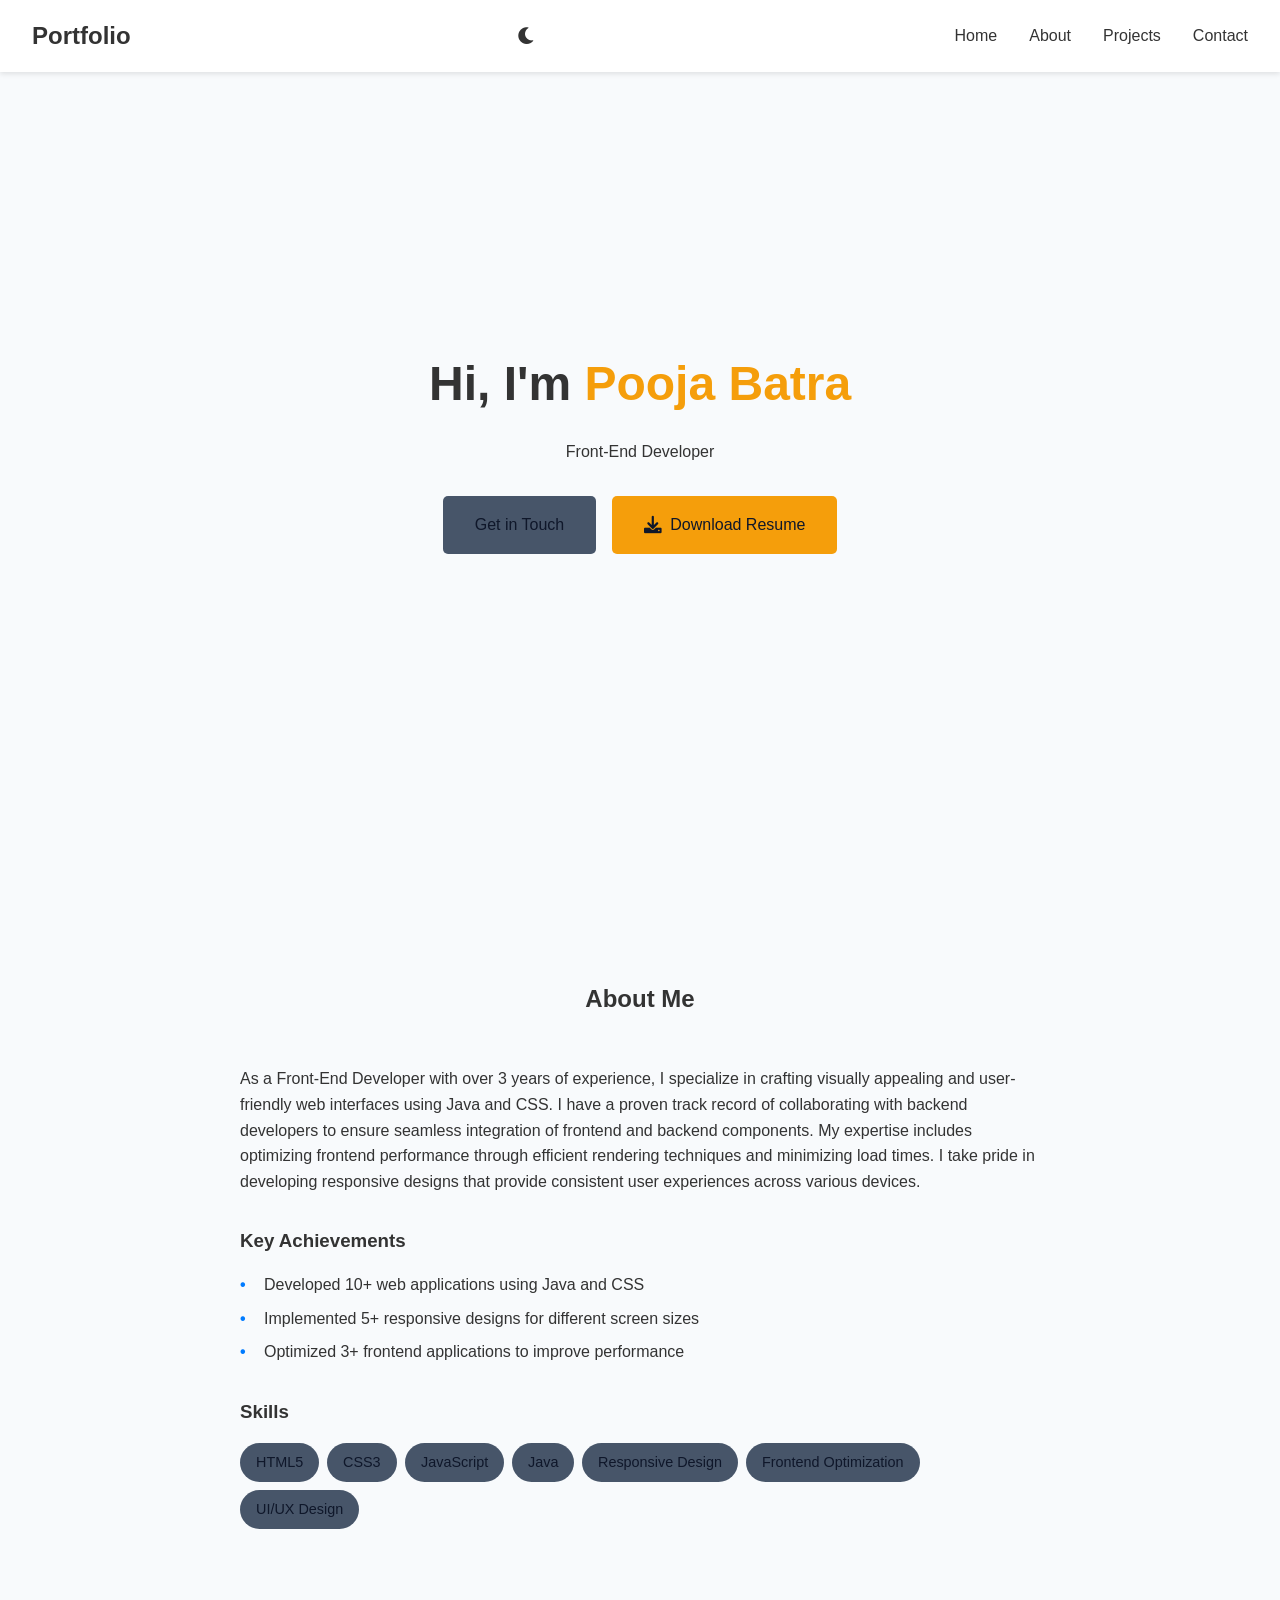
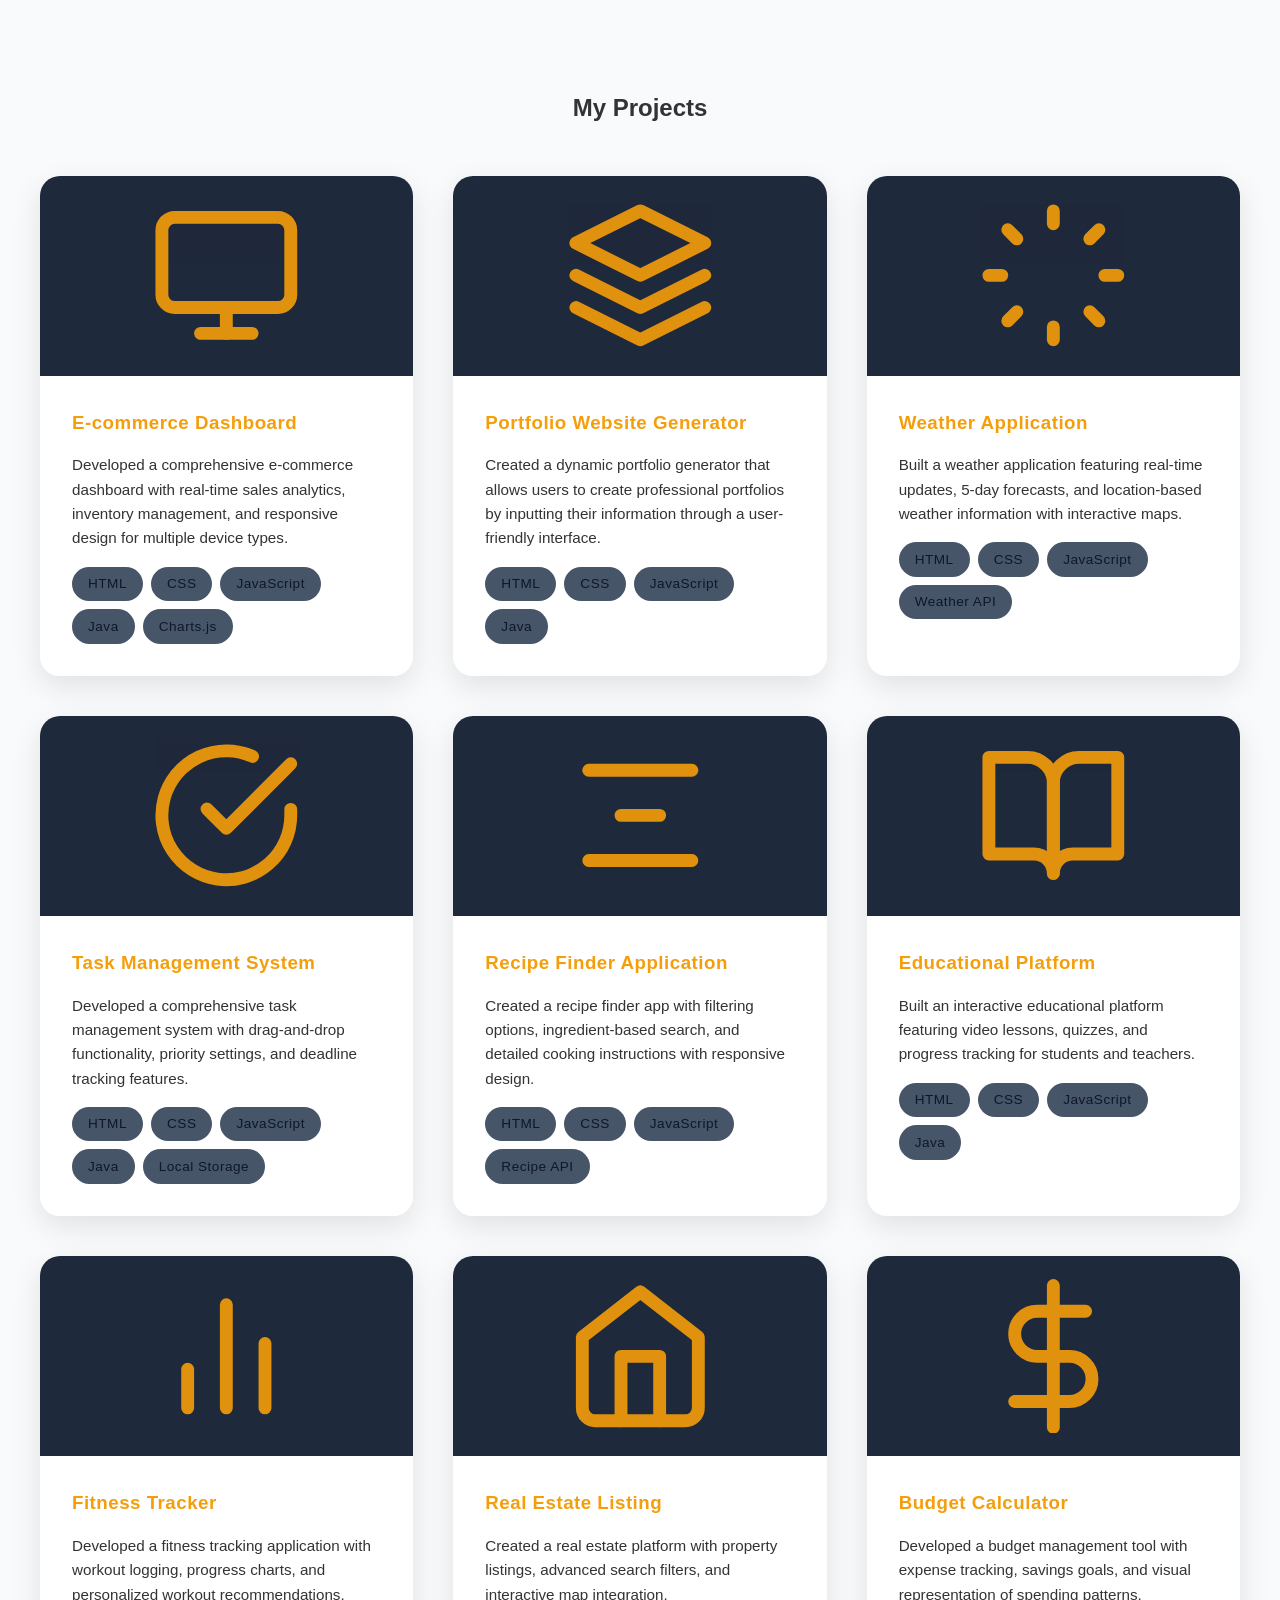
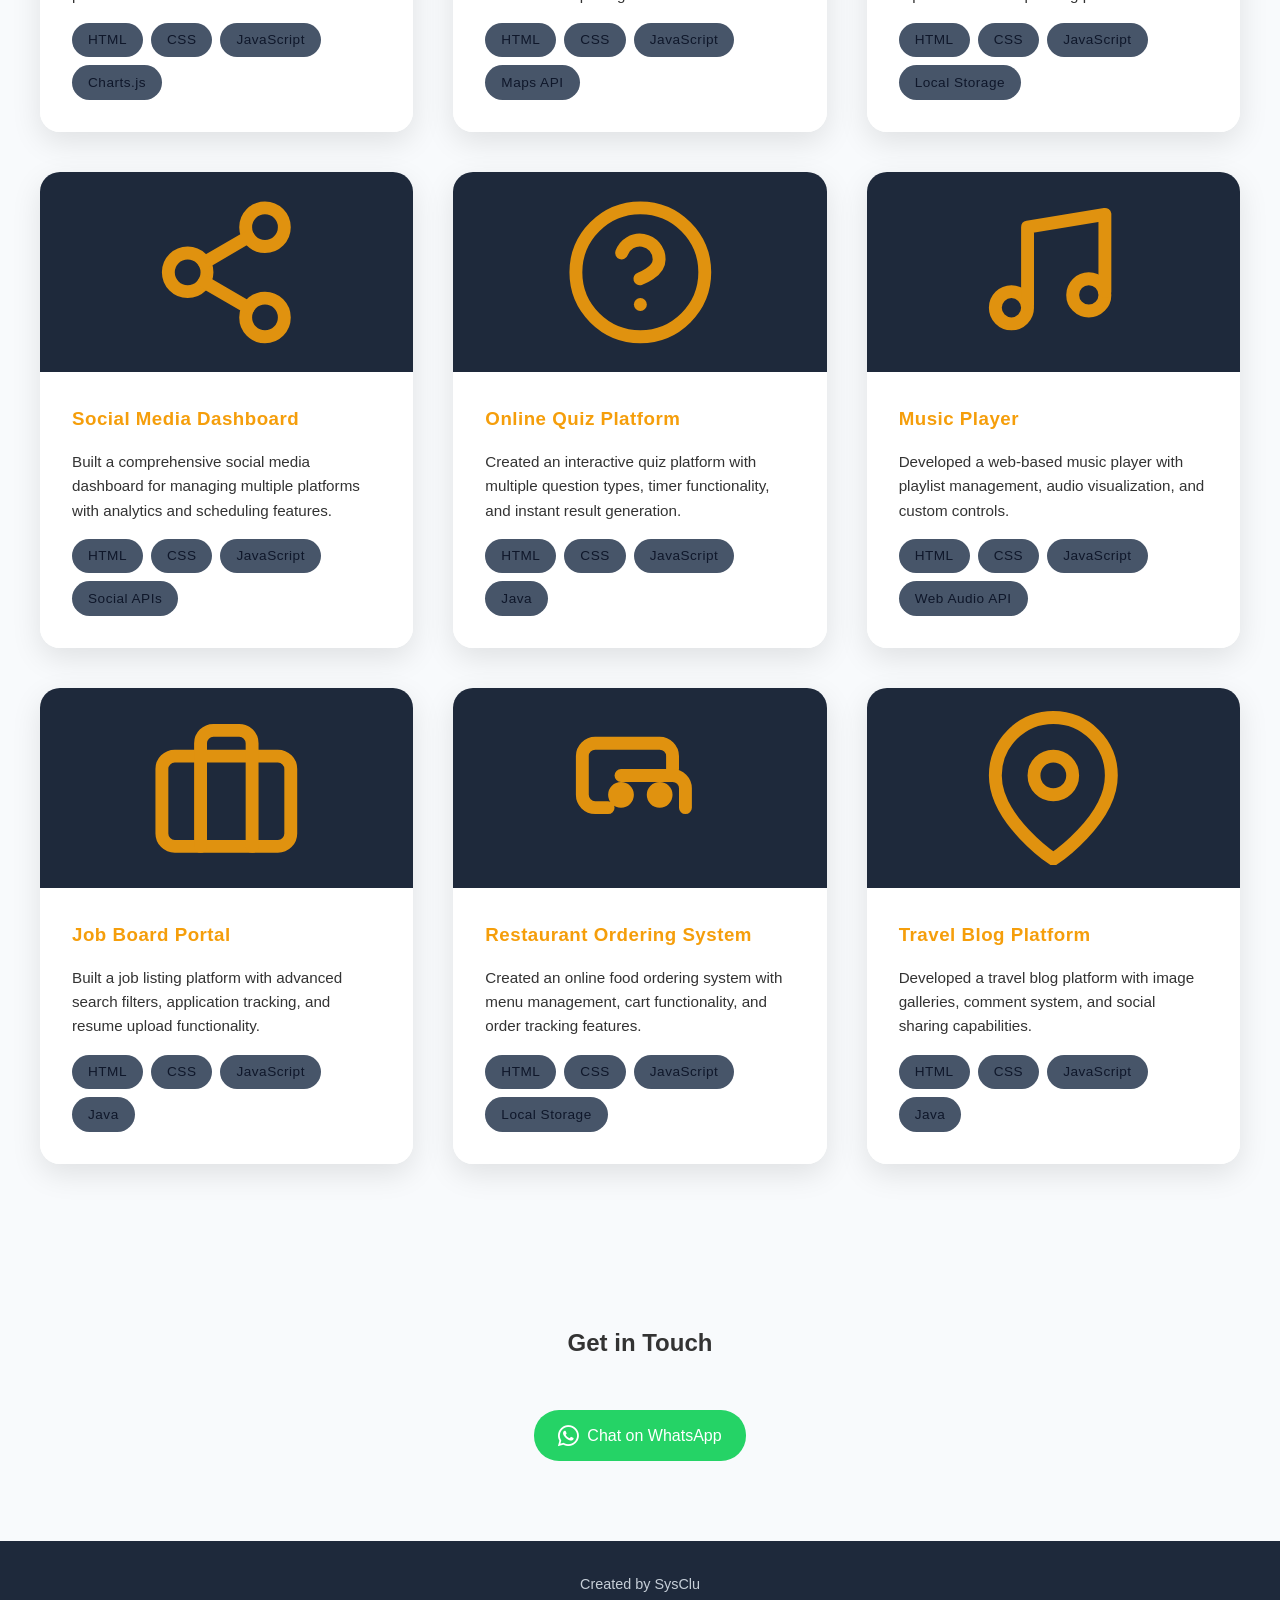
<file: index.html>
<!DOCTYPE html>
<html lang="en">
<head>
    <meta charset="UTF-8">
    <meta name="viewport" content="width=device-width, initial-scale=1.0">
    <title>My Portfolio</title>
    <link rel="stylesheet" href="styles.css">
    <link rel="stylesheet" href="https://cdnjs.cloudflare.com/ajax/libs/font-awesome/6.0.0/css/all.min.css">
</head>
<body class="light-theme">
    <!-- Navigation -->
    <nav>
        <div class="logo">Portfolio</div>
        <div class="theme-switch">
            <button id="themeToggle" aria-label="Toggle theme">
                <i class="fas fa-moon"></i>
            </button>
        </div>
        <div class="hamburger">
            <span></span>
            <span></span>
            <span></span>
        </div>
        <ul class="nav-links">
            <li><a href="#home">Home</a></li>
            <li><a href="#about">About</a></li>
            <li><a href="#projects">Projects</a></li>
            <li><a href="#contact">Contact</a></li>
        </ul>
    </nav>

    <!-- Hero Section -->
    <section id="home" class="hero">
        <div class="hero-content">
            <h1>Hi, I'm <span class="highlight">Pooja Batra</span></h1>
            <p>Front-End Developer</p>
            <div class="hero-buttons">
                <a href="#contact" class="cta-button">Get in Touch</a>
                <a href="resume pooja updated one more time.pdf" class="resume-button" download>
                    <i class="fas fa-download"></i>
                    Download Resume
                </a>
            </div>
        </div>
    </section>

    <!-- About Section -->
    <section id="about" class="about">
        <h2>About Me</h2>
        <div class="about-content">
            <div class="about-text">
                <p>As a Front-End Developer with over 3 years of experience, I specialize in crafting visually appealing and user-friendly web interfaces using Java and CSS. I have a proven track record of collaborating with backend developers to ensure seamless integration of frontend and backend components. My expertise includes optimizing frontend performance through efficient rendering techniques and minimizing load times. I take pride in developing responsive designs that provide consistent user experiences across various devices.</p>
                <div class="experience">
                    <h3>Key Achievements</h3>
                    <ul>
                        <li>Developed 10+ web applications using Java and CSS</li>
                        <li>Implemented 5+ responsive designs for different screen sizes</li>
                        <li>Optimized 3+ frontend applications to improve performance</li>
                    </ul>
                </div>
                <div class="skills">
                    <h3>Skills</h3>
                    <ul>
                        <li>HTML5</li>
                        <li>CSS3</li>
                        <li>JavaScript</li>
                        <li>Java</li>
                        <li>Responsive Design</li>
                        <li>Frontend Optimization</li>
                        <li>UI/UX Design</li>
                    </ul>
                </div>
            </div>
        </div>
    </section>

    <!-- Projects Section -->
    <section id="projects" class="projects">
        <h2>My Projects</h2>
        <div class="project-grid">
            <!-- Project cards will be added dynamically via JavaScript -->
        </div>
    </section>

    <!-- Contact Section -->
    <section id="contact" class="contact">
        <h2>Get in Touch</h2>
        <div class="contact-content">

            <div class="whatsapp-link">
                <a href="https://wa.me/919214018352" target="_blank">
                    <i class="fab fa-whatsapp"></i>
                    <span>Chat on WhatsApp</span>
                </a>
            </div>
        </div>
    </section>

    <footer>
        <div class="footer-content">
            <div class="footer-copyright">
                <a href="https://sysclu.com" style="text-decoration: none; color: aliceblue;">Created by SysClu</a>
            </div>
        </div>
    </footer>

    <script src="script.js"></script>
</body>
</html>
</file>
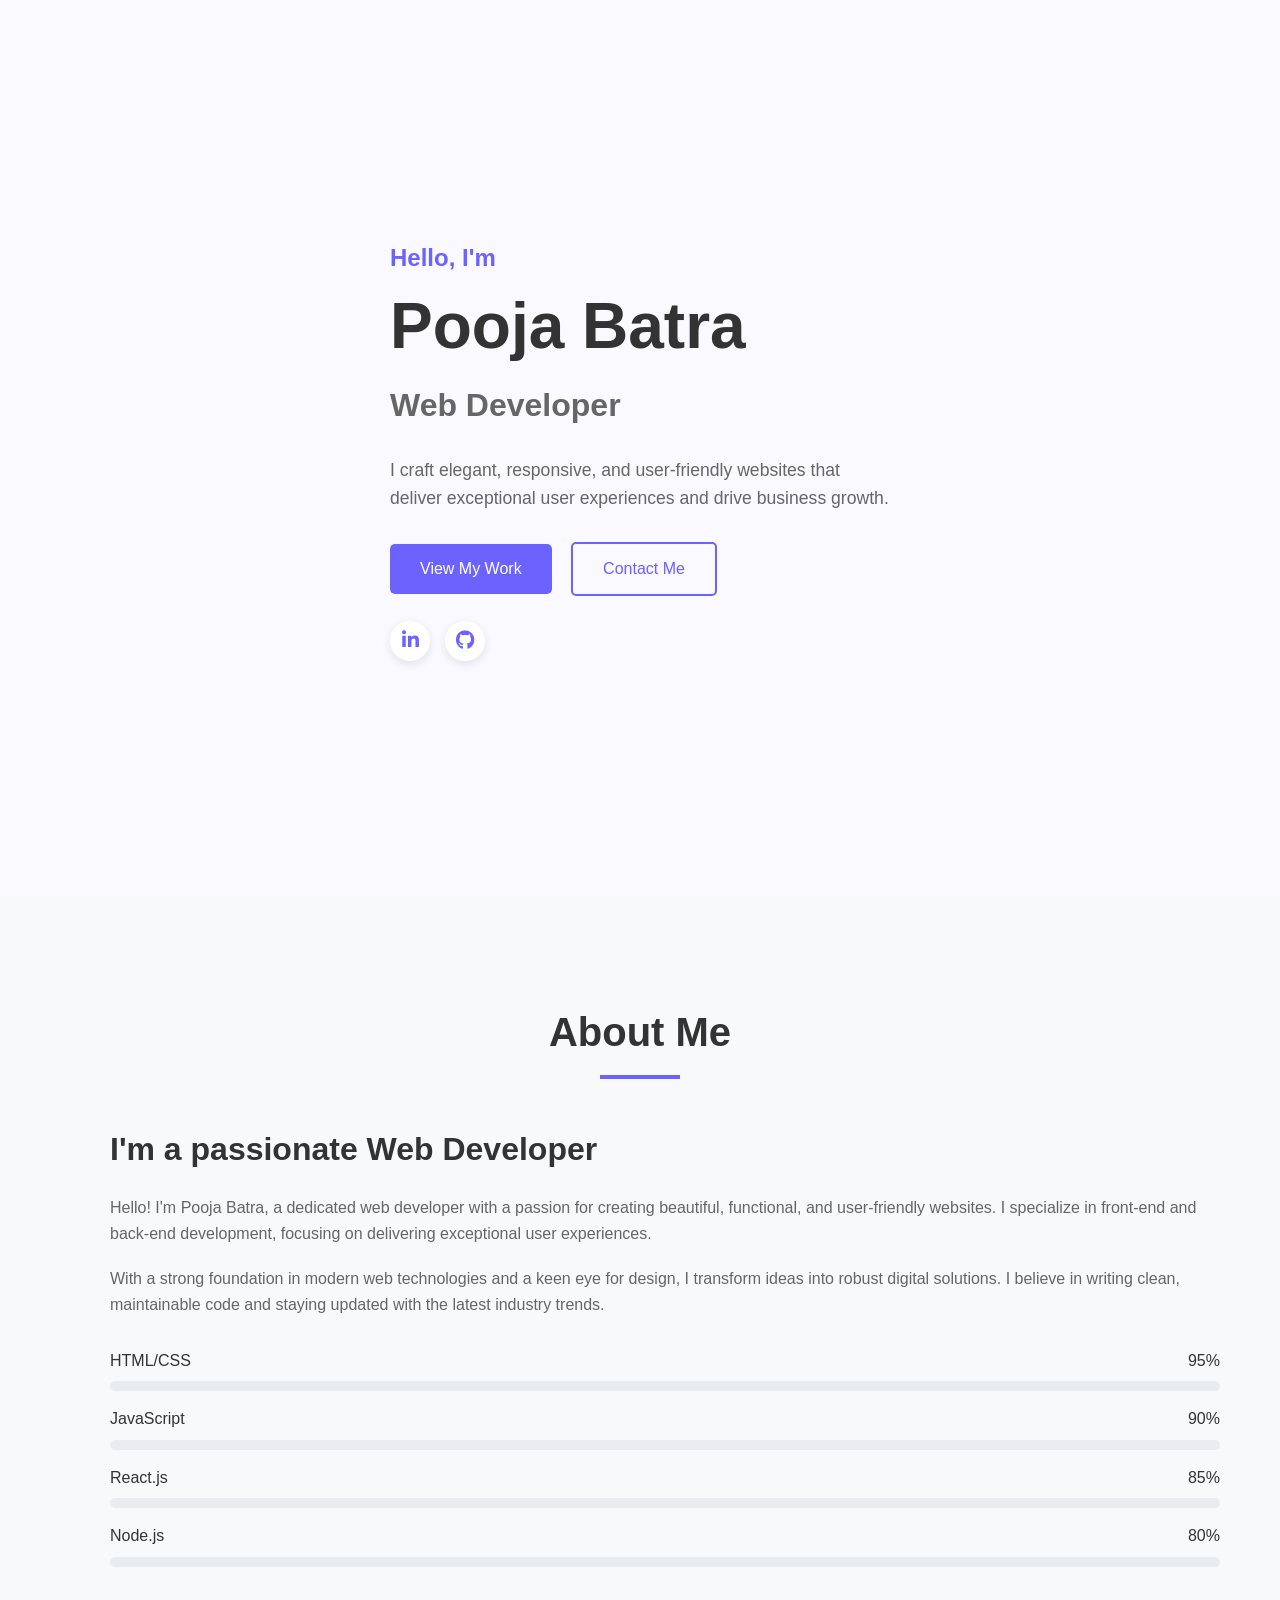
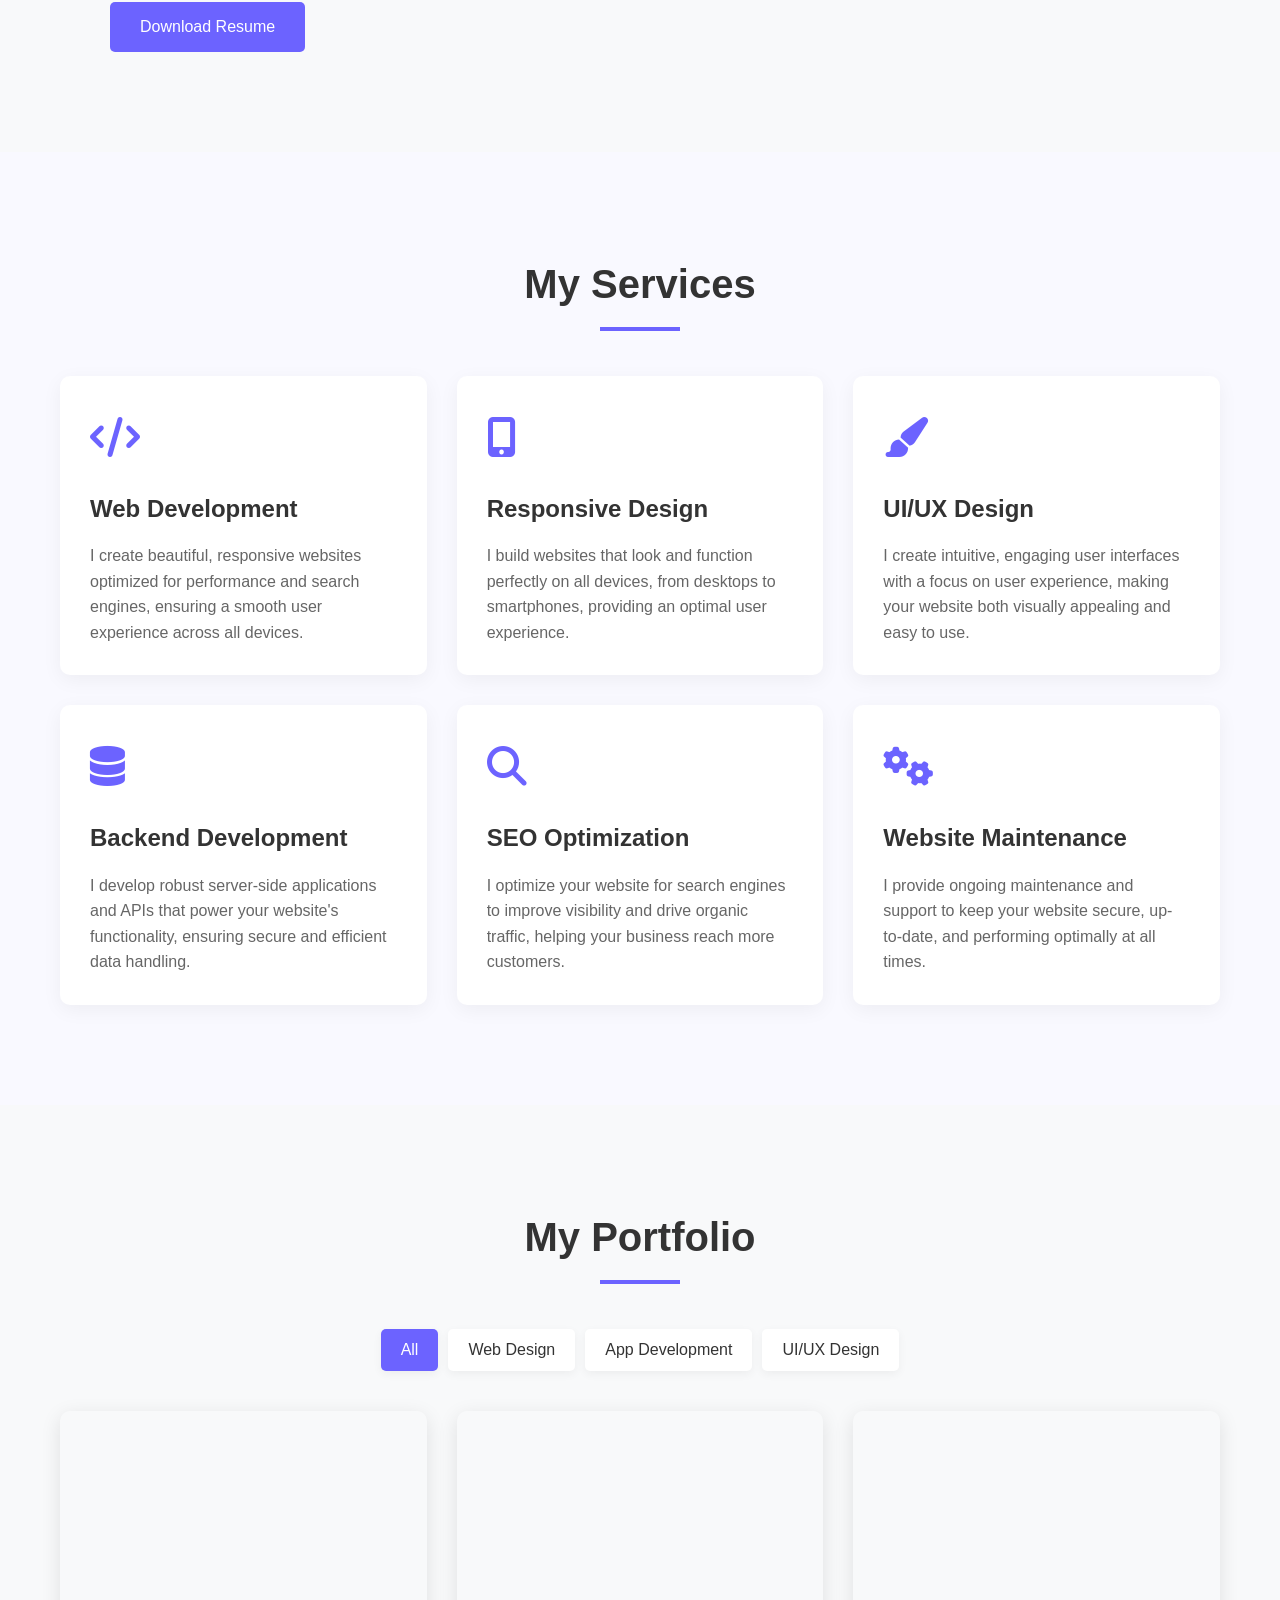
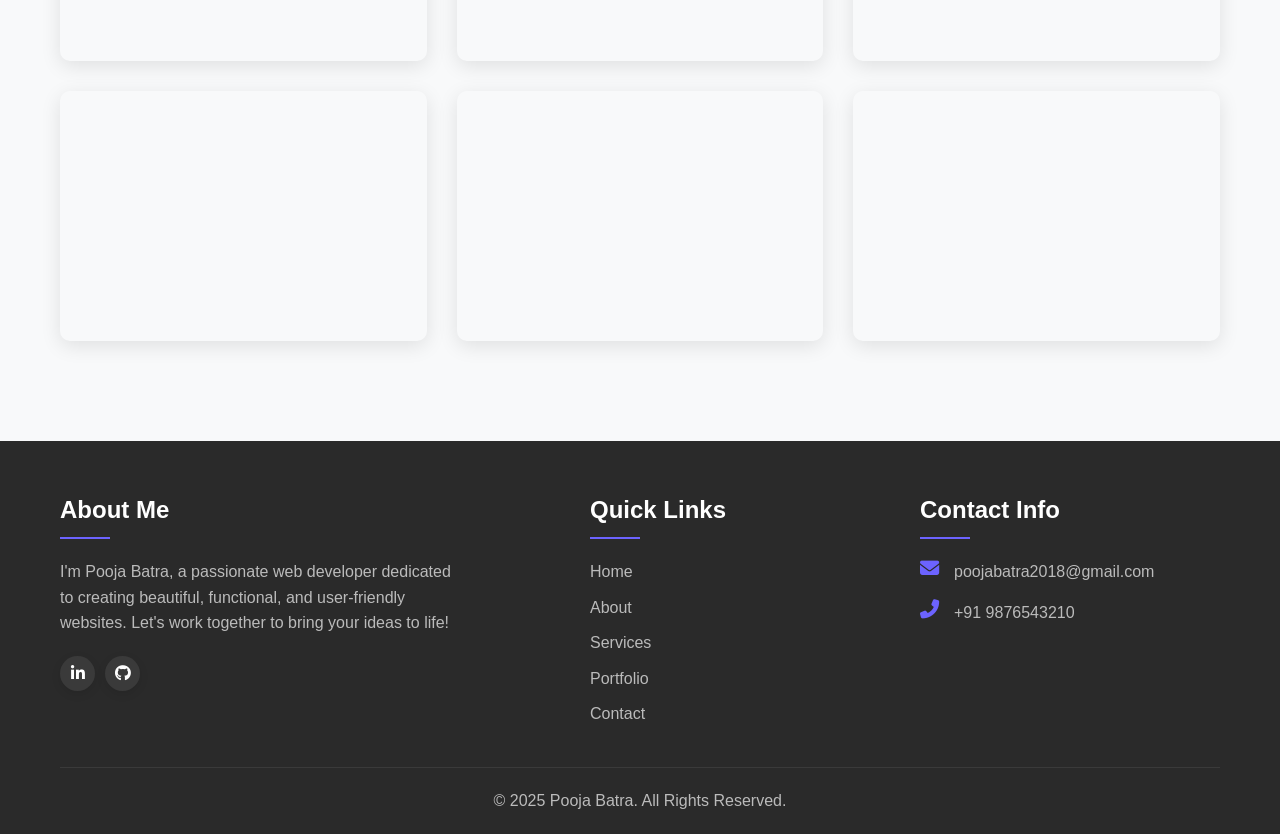
<file: portfolio-website.html>
<!DOCTYPE html>
<html lang="en">
<head>
    <meta charset="UTF-8">
    <meta name="viewport" content="width=device-width, initial-scale=1.0">
    <title>Pooja Batra | Web Developer</title>
    <style>
        /* Global Styles */
        :root {
            --primary-color: #6c63ff;
            --secondary-color: #4d44d9;
            --dark-color: #333;
            --light-color: #f4f4f4;
            --success-color: #5cb85c;
        }
        
        * {
            margin: 0;
            padding: 0;
            box-sizing: border-box;
        }
        
        body {
            font-family: 'Segoe UI', Tahoma, Geneva, Verdana, sans-serif;
            line-height: 1.6;
            color: var(--dark-color);
            background-color: #f8f9fa;
        }
        
        .container {
            max-width: 1200px;
            margin: 0 auto;
            padding: 0 20px;
        }
        
        a {
            text-decoration: none;
            color: var(--primary-color);
        }
        
        a:hover {
            color: var(--secondary-color);
        }
        
        /* Header */
        .header {
            position: fixed;
            top: 0;
            width: 100%;
            background-color: #fff;
            box-shadow: 0 2px 10px rgba(0, 0, 0, 0.1);
            z-index: 10;
            transition: all 0.3s ease;
        }
        
        .header-content {
            display: flex;
            justify-content: space-between;
            align-items: center;
            padding: 15px 0;
        }
        
        .logo {
            font-size: 1.8rem;
            font-weight: 700;
            color: var(--primary-color);
        }
        
        .nav-list {
            list-style: none;
            display: flex;
        }
        
        .nav-list li {
            margin-left: 30px;
        }
        
        .nav-list a {
            color: var(--dark-color);
            font-weight: 500;
            transition: color 0.3s ease;
        }
        
        .nav-list a:hover, 
        .nav-list a.active {
            color: var(--primary-color);
        }
        
        .menu-toggle {
            display: none;
            cursor: pointer;
            font-size: 1.5rem;
        }
        
        /* Hero Section */
        .hero {
            height: 100vh;
            display: flex;
            align-items: center;
            background-color: #f9f9ff;
            position: relative;
            overflow: hidden;
        }
        
        .hero-content {
            max-width: 600px;
            z-index: 1;
        }
        
        .hero-greeting {
            font-size: 1.5rem;
            color: var(--primary-color);
            margin-bottom: 10px;
        }
        
        .hero-name {
            font-size: 4rem;
            font-weight: 700;
            margin-bottom: 15px;
            line-height: 1.2;
        }
        
        .hero-title {
            font-size: 2rem;
            color: #666;
            margin-bottom: 25px;
        }
        
        .hero-description {
            font-size: 1.1rem;
            color: #666;
            margin-bottom: 30px;
            max-width: 500px;
        }
        
        .btn {
            display: inline-block;
            padding: 12px 30px;
            background-color: var(--primary-color);
            color: #fff;
            border-radius: 5px;
            font-weight: 500;
            transition: all 0.3s ease;
            border: none;
            cursor: pointer;
        }
        
        .btn:hover {
            background-color: var(--secondary-color);
            color: #fff;
            transform: translateY(-3px);
            box-shadow: 0 5px 15px rgba(108, 99, 255, 0.3);
        }
        
        .btn-outline {
            background-color: transparent;
            border: 2px solid var(--primary-color);
            color: var(--primary-color);
            margin-left: 15px;
        }
        
        .btn-outline:hover {
            background-color: var(--primary-color);
        }

        .social-icons {
            display: flex;
            margin-top: 25px;
        }
        
        .social-icon {
            display: flex;
            align-items: center;
            justify-content: center;
            width: 40px;
            height: 40px;
            background-color: #fff;
            border-radius: 50%;
            margin-right: 15px;
            box-shadow: 0 3px 10px rgba(0, 0, 0, 0.1);
            transition: all 0.3s ease;
        }
        
        .social-icon:hover {
            transform: translateY(-3px);
            box-shadow: 0 5px 15px rgba(0, 0, 0, 0.2);
        }
        
        .social-icon i {
            color: var(--primary-color);
            font-size: 1.2rem;
        }
        
        /* About Section */
        .section {
            padding: 100px 0;
        }
        
        .section-title {
            font-size: 2.5rem;
            text-align: center;
            margin-bottom: 60px;
            position: relative;
        }
        
        .section-title::after {
            content: '';
            position: absolute;
            bottom: -15px;
            left: 50%;
            transform: translateX(-50%);
            width: 80px;
            height: 4px;
            background-color: var(--primary-color);
        }
        
        .about-content {
            display: flex;
            justify-content: space-between;
            align-items: center;
        }
        
        .about-image {
            flex: 1;
            text-align: center;
        }
        
        .about-image img {
            max-width: 80%;
            border-radius: 10px;
            box-shadow: 0 10px 30px rgba(0, 0, 0, 0.1);
        }
        
        .about-text {
            flex: 1;
            padding-left: 50px;
        }
        
        .about-text h3 {
            font-size: 2rem;
            margin-bottom: 20px;
        }
        
        .about-text p {
            margin-bottom: 20px;
            color: #666;
        }
        
        .skills {
            margin-top: 30px;
        }
        
        .skill-item {
            margin-bottom: 15px;
        }
        
        .skill-name {
            display: flex;
            justify-content: space-between;
            margin-bottom: 8px;
        }
        
        .skill-bar {
            height: 10px;
            background-color: #e9ecef;
            border-radius: 10px;
            overflow: hidden;
        }
        
        .skill-progress {
            height: 100%;
            background-color: var(--primary-color);
            border-radius: 10px;
            transition: width 1.5s ease;
            width: 0;
        }
        
        /* Services Section */
        .services {
            background-color: #f9f9ff;
        }
        
        .services-container {
            display: grid;
            grid-template-columns: repeat(auto-fill, minmax(300px, 1fr));
            gap: 30px;
        }
        
        .service-card {
            background-color: #fff;
            padding: 30px;
            border-radius: 10px;
            box-shadow: 0 5px 20px rgba(0, 0, 0, 0.05);
            transition: all 0.3s ease;
        }
        
        .service-card:hover {
            transform: translateY(-10px);
            box-shadow: 0 15px 30px rgba(0, 0, 0, 0.1);
        }
        
        .service-icon {
            font-size: 2.5rem;
            color: var(--primary-color);
            margin-bottom: 20px;
        }
        
        .service-title {
            font-size: 1.5rem;
            margin-bottom: 15px;
        }
        
        .service-description {
            color: #666;
        }
        
        /* Portfolio Section */
        .portfolio-filter {
            display: flex;
            justify-content: center;
            margin-bottom: 40px;
        }
        
        .filter-item {
            padding: 8px 20px;
            margin: 0 5px;
            background-color: #fff;
            border-radius: 5px;
            cursor: pointer;
            transition: all 0.3s ease;
            font-weight: 500;
            box-shadow: 0 3px 10px rgba(0, 0, 0, 0.05);
        }
        
        .filter-item.active, 
        .filter-item:hover {
            background-color: var(--primary-color);
            color: #fff;
        }
        
        .portfolio-container {
            display: grid;
            grid-template-columns: repeat(auto-fill, minmax(350px, 1fr));
            gap: 30px;
        }
        
        .portfolio-item {
            border-radius: 10px;
            overflow: hidden;
            position: relative;
            box-shadow: 0 5px 20px rgba(0, 0, 0, 0.1);
        }
        
        .portfolio-image {
            height: 250px;
            background-size: cover;
            background-position: center;
            transition: all 0.5s ease;
        }
        
        .portfolio-image:hover {
            transform: scale(1.1);
        }
        
        .portfolio-overlay {
            position: absolute;
            top: 0;
            left: 0;
            width: 100%;
            height: 100%;
            background-color: rgba(108, 99, 255, 0.9);
            display: flex;
            align-items: center;
            justify-content: center;
            flex-direction: column;
            opacity: 0;
            transition: all 0.3s ease;
        }
        
        .portfolio-item:hover .portfolio-overlay {
            opacity: 1;
        }
        
        .portfolio-title {
            color: #fff;
            font-size: 1.5rem;
            margin-bottom: 10px;
            transform: translateY(20px);
            transition: all 0.4s ease;
        }
        
        .portfolio-category {
            color: #eee;
            transform: translateY(20px);
            transition: all 0.4s ease;
            transition-delay: 0.1s;
        }
        
        .portfolio-item:hover .portfolio-title,
        .portfolio-item:hover .portfolio-category {
            transform: translateY(0);
        }
        
        /* Contact Section */
        .contact {
            background-color: #f9f9ff;
        }
        
        .contact-container {
            display: grid;
            grid-template-columns: repeat(auto-fill, minmax(400px, 1fr));
            gap: 50px;
        }
        
        .contact-info {
            display: flex;
            flex-direction: column;
        }
        
        .contact-item {
            display: flex;
            margin-bottom: 30px;
        }
        
        .contact-icon {
            font-size: 1.5rem;
            color: var(--primary-color);
            margin-right: 20px;
        }
        
        .contact-text h4 {
            font-size: 1.2rem;
            margin-bottom: 5px;
        }
        
        .contact-text p {
            color: #666;
        }
        
        .contact-form {
            background-color: #fff;
            padding: 30px;
            border-radius: 10px;
            box-shadow: 0 5px 20px rgba(0, 0, 0, 0.05);
        }
        
        .form-group {
            margin-bottom: 20px;
        }
        
        .form-control {
            width: 100%;
            padding: 12px 15px;
            border: 1px solid #ddd;
            border-radius: 5px;
            font-size: 1rem;
            transition: all 0.3s ease;
        }
        
        .form-control:focus {
            border-color: var(--primary-color);
            outline: none;
            box-shadow: 0 0 0 3px rgba(108, 99, 255, 0.1);
        }
        
        textarea.form-control {
            min-height: 150px;
            resize: vertical;
        }
        
        /* Footer */
        .footer {
            padding: 50px 0 20px;
            background-color: #2a2a2a;
            color: #fff;
        }
        
        .footer-content {
            display: flex;
            justify-content: space-between;
            margin-bottom: 30px;
        }
        
        .footer-about {
            flex: 1;
            max-width: 400px;
        }
        
        .footer-title {
            font-size: 1.5rem;
            margin-bottom: 20px;
            position: relative;
            display: inline-block;
            padding-bottom: 10px;
        }
        
        .footer-title::after {
            content: '';
            position: absolute;
            bottom: 0;
            left: 0;
            width: 50px;
            height: 2px;
            background-color: var(--primary-color);
        }
        
        .footer-text {
            color: #bbb;
            margin-bottom: 20px;
        }
        
        .footer-social {
            display: flex;
        }
        
        .footer-social a {
            display: flex;
            align-items: center;
            justify-content: center;
            width: 35px;
            height: 35px;
            background-color: #3a3a3a;
            border-radius: 50%;
            margin-right: 10px;
            transition: all 0.3s ease;
        }
        
        .footer-social a:hover {
            background-color: var(--primary-color);
        }
        
        .footer-social a i {
            color: #fff;
            font-size: 1rem;
        }
        
        .footer-links {
            flex: 1;
            max-width: 200px;
        }
        
        .footer-links ul {
            list-style: none;
        }
        
        .footer-links li {
            margin-bottom: 10px;
        }
        
        .footer-links a {
            color: #bbb;
            transition: all 0.3s ease;
        }
        
        .footer-links a:hover {
            color: #fff;
            padding-left: 5px;
        }
        
        .footer-contact {
            flex: 1;
            max-width: 300px;
        }
        
        .footer-contact-item {
            display: flex;
            margin-bottom: 15px;
            color: #bbb;
        }
        
        .footer-contact-item i {
            color: var(--primary-color);
            margin-right: 15px;
            font-size: 1.2rem;
        }
        
        .footer-bottom {
            text-align: center;
            padding-top: 20px;
            border-top: 1px solid #3a3a3a;
            color: #bbb;
        }
        
        /* Responsive Styles */
        @media (max-width: 992px) {
            .hero-name {
                font-size: 3rem;
            }
            
            .hero-title {
                font-size: 1.8rem;
            }
            
            .about-content {
                flex-direction: column;
            }
            
            .about-image {
                margin-bottom: 50px;
            }
            
            .about-text {
                padding-left: 0;
            }
            
            .contact-container {
                grid-template-columns: 1fr;
            }
            
            .footer-content {
                flex-wrap: wrap;
            }
            
            .footer-about, .footer-links, .footer-contact {
                max-width: 100%;
                margin-bottom: 30px;
            }
        }
        
        @media (max-width: 768px) {
            .menu-toggle {
                display: block;
            }
            
            .nav-list {
                position: fixed;
                top: 70px;
                right: -100%;
                width: 250px;
                height: calc(100vh - 70px);
                background-color: #fff;
                flex-direction: column;
                align-items: center;
                justify-content: flex-start;
                padding-top: 30px;
                transition: all 0.4s ease;
                box-shadow: -5px 0 15px rgba(0, 0, 0, 0.1);
                overflow-y: auto;
            }
            
            .nav-list.active {
                right: 0;
            }
            
            .nav-list li {
                margin: 15px 0;
            }
            
            .hero-content {
                text-align: center;
                padding: 0 20px;
            }
            
            .hero-description {
                margin: 0 auto 30px;
            }
            
            .social-icons {
                justify-content: center;
            }
            
            .portfolio-container {
                grid-template-columns: 1fr;
            }
        }

        @media (max-width: 576px) {
            .header-content {
                flex-direction: column;
                align-items: flex-start;
            }

            .logo {
                margin-bottom: 10px;
            }

            .nav-list {
                width: 100%;
                height: calc(100vh - 60px);
            }

            .hero-name {
                font-size: 2.5rem;
            }

            .hero-title {
                font-size: 1.5rem;
            }

            .hero-description {
                font-size: 1rem;
            }

            .btn {
                padding: 10px 20px;
            }

            .btn-outline {
                margin-left: 10px;
            }

            .about-text {
                padding-left: 0;
            }

            .about-image img {
                max-width: 100%;
            }

            .service-card {
                padding: 20px;
            }

            .portfolio-container {
                grid-template-columns: 1fr;
            }

            .contact-container {
                grid-template-columns: 1fr;
            }

            .footer-content {
                flex-direction: column;
                align-items: center;
            }

            .footer-about, .footer-links, .footer-contact {
                max-width: 100%;
                margin-bottom: 20px;
            }
        }
        
        /* Animation */
        @keyframes fadeInUp {
            from {
                opacity: 0;
                transform: translateY(20px);
            }
            to {
                opacity: 1;
                transform: translateY(0);
            }
        }
        
        .fade-in-up {
            animation: fadeInUp 0.6s ease forwards;
        }
        
        .delay-1 {
            animation-delay: 0.2s;
        }
        
        .delay-2 {
            animation-delay: 0.4s;
        }
        
        .delay-3 {
            animation-delay: 0.6s;
        }
        
        .delay-4 {
            animation-delay: 0.8s;
        }
    </style>
    <!-- Font Awesome for icons -->
    <link rel="stylesheet" href="https://cdnjs.cloudflare.com/ajax/libs/font-awesome/6.4.0/css/all.min.css">
</head>
<body>

    <!-- Hero Section -->
    <section class="hero" id="home">
        <div class="container">
            <div class="hero-content">
                <h3 class="hero-greeting fade-in-up">Hello, I'm</h3>
                <h1 class="hero-name fade-in-up delay-1">Pooja Batra</h1>
                <h2 class="hero-title fade-in-up delay-2">Web Developer</h2>
                <p class="hero-description fade-in-up delay-3">
                    I craft elegant, responsive, and user-friendly websites that deliver exceptional user experiences and drive business growth.
                </p>
                <div class="fade-in-up delay-4">
                    <a href="#portfolio" class="btn">View My Work</a>
                    <a href="#footer" class="btn btn-outline">Contact Me</a>
                </div>
                <div class="social-icons fade-in-up delay-4">
                    <a href="https://www.linkedin.com/in/pab200024/" class="social-icon">
                        <i class="fab fa-linkedin-in"></i>
                    </a>
                    <a href="https://github.com/poojabatraaa" class="social-icon">
                        <i class="fab fa-github"></i>
                    </a>
                </div>
            </div>
        </div>
    </section>

    <!-- About Section -->
    <section class="section about" id="about">
        <div class="container">
            <h2 class="section-title">About Me</h2>
            <div class="about-content">
                <div class="about-text">
                    <h3>I'm a passionate Web Developer</h3>
                    <p>
                        Hello! I'm Pooja Batra, a dedicated web developer with a passion for creating beautiful, functional, and user-friendly websites. I specialize in front-end and back-end development, focusing on delivering exceptional user experiences.
                    </p>
                    <p>
                        With a strong foundation in modern web technologies and a keen eye for design, I transform ideas into robust digital solutions. I believe in writing clean, maintainable code and staying updated with the latest industry trends.
                    </p>
                    <div class="skills">
                        <div class="skill-item">
                            <div class="skill-name">
                                <span>HTML/CSS</span>
                                <span>95%</span>
                            </div>
                            <div class="skill-bar">
                                <div class="skill-progress" data-width="95"></div>
                            </div>
                        </div>
                        <div class="skill-item">
                            <div class="skill-name">
                                <span>JavaScript</span>
                                <span>90%</span>
                            </div>
                            <div class="skill-bar">
                                <div class="skill-progress" data-width="90"></div>
                            </div>
                        </div>
                        <div class="skill-item">
                            <div class="skill-name">
                                <span>React.js</span>
                                <span>85%</span>
                            </div>
                            <div class="skill-bar">
                                <div class="skill-progress" data-width="85"></div>
                            </div>
                        </div>
                        <div class="skill-item">
                            <div class="skill-name">
                                <span>Node.js</span>
                                <span>80%</span>
                            </div>
                            <div class="skill-bar">
                                <div class="skill-progress" data-width="80"></div>
                            </div>
                        </div>
                    </div>
                    <a href="POOJA BATRA F resume.pdf.pdf" class="btn" style="margin-top: 20px;">Download Resume</a>
                </div>
            </div>
        </div>
    </section>

    <!-- Services Section -->
    <section class="section services" id="services">
        <div class="container">
            <h2 class="section-title">My Services</h2>
            <div class="services-container">
                <div class="service-card">
                    <div class="service-icon">
                        <i class="fas fa-code"></i>
                    </div>
                    <h3 class="service-title">Web Development</h3>
                    <p class="service-description">
                        I create beautiful, responsive websites optimized for performance and search engines, ensuring a smooth user experience across all devices.
                    </p>
                </div>
                <div class="service-card">
                    <div class="service-icon">
                        <i class="fas fa-mobile-alt"></i>
                    </div>
                    <h3 class="service-title">Responsive Design</h3>
                    <p class="service-description">
                        I build websites that look and function perfectly on all devices, from desktops to smartphones, providing an optimal user experience.
                    </p>
                </div>
                <div class="service-card">
                    <div class="service-icon">
                        <i class="fas fa-paint-brush"></i>
                    </div>
                    <h3 class="service-title">UI/UX Design</h3>
                    <p class="service-description">
                        I create intuitive, engaging user interfaces with a focus on user experience, making your website both visually appealing and easy to use.
                    </p>
                </div>
                <div class="service-card">
                    <div class="service-icon">
                        <i class="fas fa-database"></i>
                    </div>
                    <h3 class="service-title">Backend Development</h3>
                    <p class="service-description">
                        I develop robust server-side applications and APIs that power your website's functionality, ensuring secure and efficient data handling.
                    </p>
                </div>
                <div class="service-card">
                    <div class="service-icon">
                        <i class="fas fa-search"></i>
                    </div>
                    <h3 class="service-title">SEO Optimization</h3>
                    <p class="service-description">
                        I optimize your website for search engines to improve visibility and drive organic traffic, helping your business reach more customers.
                    </p>
                </div>
                <div class="service-card">
                    <div class="service-icon">
                        <i class="fas fa-cogs"></i>
                    </div>
                    <h3 class="service-title">Website Maintenance</h3>
                    <p class="service-description">
                        I provide ongoing maintenance and support to keep your website secure, up-to-date, and performing optimally at all times.
                    </p>
                </div>
            </div>
        </div>
    </section>

    <!-- Portfolio Section -->
    <section class="section portfolio" id="portfolio">
        <div class="container">
            <h2 class="section-title">My Portfolio</h2>
            <div class="portfolio-filter">
                <div class="filter-item active" data-filter="all">All</div>
                <div class="filter-item" data-filter="web">Web Design</div>
                <div class="filter-item" data-filter="app">App Development</div>
                <div class="filter-item" data-filter="ui">UI/UX Design</div>
            </div>
            <div class="portfolio-container">
                <div class="portfolio-item" data-category="web">
                    <div class="portfolio-image" style="background-image: url('https://via.placeholder.com/400x300')"></div>
                    <div class="portfolio-overlay">
                        <h3 class="portfolio-title">E-commerce Website</h3>
                        <p class="portfolio-category">Web Design</p>
                    </div>
                </div>
                <div class="portfolio-item" data-category="app">
                    <div class="portfolio-image" style="background-image: url('https://via.placeholder.com/400x300')"></div>
                    <div class="portfolio-overlay">
                        <h3 class="portfolio-title">Fitness App</h3>
                        <p class="portfolio-category">App Development</p>
                    </div>
                </div>
                <div class="portfolio-item" data-category="ui">
                    <div class="portfolio-image" style="background-image: url('https://via.placeholder.com/400x300')"></div>
                    <div class="portfolio-overlay">
                        <h3 class="portfolio-title">Banking Dashboard</h3>
                        <p class="portfolio-category">UI/UX Design</p>
                    </div>
                </div>
                <div class="portfolio-item" data-category="web">
                    <div class="portfolio-image" style="background-image: url('https://via.placeholder.com/400x300')"></div>
                    <div class="portfolio-overlay">
                        <h3 class="portfolio-title">Restaurant Website</h3>
                        <p class="portfolio-category">Web Design</p>
                    </div>
                </div>
                <div class="portfolio-item" data-category="app">
                    <div class="portfolio-image" style="background-image: url('https://via.placeholder.com/400x300')"></div>
                    <div class="portfolio-overlay">
                        <h3 class="portfolio-title">Travel App</h3>
                        <p class="portfolio-category">App Development</p>
                    </div>
                </div>
                <div class="portfolio-item" data-category="ui">
                    <div class="portfolio-image" style="background-image: url('https://via.placeholder.com/400x300')"></div>
                    <div class="portfolio-overlay">
                        <h3 class="portfolio-title">Social Media UI Kit</h3>
                        <p class="portfolio-category">UI/UX Design</p>
                    </div>
                </div>
            </div>
        </div>
    </section>


    <!-- Footer -->
    <footer class="footer" id="footer">
        <div class="container">
            <div class="footer-content">
                <div class="footer-about">
                    <h3 class="footer-title">About Me</h3>
                    <p class="footer-text">
                        I'm Pooja Batra, a passionate web developer dedicated to creating beautiful, functional, and user-friendly websites. Let's work together to bring your ideas to life!
                    </p>
                    <div class="footer-social">
                        <a href="https://www.linkedin.com/in/pab200024/" class="social-icon">
                            <i class="fab fa-linkedin-in"></i>
                        </a>
                        <a href="https://github.com/poojabatraaa" class="social-icon">
                            <i class="fab fa-github"></i>
                        </a>
                       
                    </div>
                </div>
                <div class="footer-links">
                    <h3 class="footer-title">Quick Links</h3>
                    <ul>
                        <li><a href="#home">Home</a></li>
                        <li><a href="#about">About</a></li>
                        <li><a href="#services">Services</a></li>
                        <li><a href="#portfolio">Portfolio</a></li>
                        <li><a href="#contact">Contact</a></li>
                    </ul>
                </div>
                <div class="footer-contact">
                    <h3 class="footer-title">Contact Info</h3>
                    <div class="footer-contact-item">
                        <i class="fas fa-envelope"></i>
                        <p>poojabatra2018@gmail.com</p>
                    </div>
                    <div class="footer-contact-item">
                        <i class="fas fa-phone-alt"></i>
                        <p>+91 9876543210</p>
                    </div>
                </div>
            </div>
            <div class="footer-bottom">
                <p>&copy; 2025 Pooja Batra. All Rights Reserved.</p>
            </div>
        </div>
    </footer>

    <script>
        document.getElementById('menu-toggle').addEventListener('click', function() {
            document.getElementById('nav-list').classList.toggle('active');
        });
    </script>
</body>
</html>
</file>
<file: styles.css>
* {
    margin: 0;
    padding: 0;
    box-sizing: border-box;
}

body {
    font-family: 'Arial', sans-serif;
    line-height: 1.6;
    color: var(--text);
    background-color: var(--light);
    transition: background-color 0.3s ease, color 0.3s ease;
}

/* Navigation */
nav {
    position: fixed;
    top: 0;
    width: 100%;
    background-color: var(--nav-bg);
    padding: 1rem 2rem;
    box-shadow: 0 2px 5px rgba(0,0,0,0.1);
    z-index: 1000;
    display: flex;
    justify-content: space-between;
    align-items: center;
}

.logo {
    font-size: 1.5rem;
    font-weight: bold;
}

.nav-links {
    display: flex;
    list-style: none;
}

.nav-links li {
    margin-left: 2rem;
}

.nav-links a {
    text-decoration: none;
    color: var(--text);
    transition: color 0.3s;
}

.nav-links a:hover {
    color: var(--highlight);
}

/* Updated Color Theme */
:root {
    --primary: #1E293B;    /* Darker blue */
    --secondary: #334155;  /* Slate blue */
    --accent: #475569;     /* Light slate */
    --highlight: #F59E0B;  /* Amber */
    --light: #F8FAFC;      /* Light gray */
    --dark: #0F172A;       /* Navy */
    --text: #333333;       /* Text color */
    --card-bg: #FFFFFF;    /* Card background */
    --nav-bg: #FFFFFF;     /* Navigation background */
    --footer-bg: #1E293B;  /* Footer background */
}

/* Add Animation Keyframes */
@keyframes fadeInUp {
    from {
        opacity: 0;
        transform: translateY(20px);
    }
    to {
        opacity: 1;
        transform: translateY(0);
    }
}

@keyframes float {
    0% { transform: translateY(0px); }
    50% { transform: translateY(-10px); }
    100% { transform: translateY(0px); }
}

/* Update existing sections with animations */
.hero, .about, .projects, .contact {
    opacity: 0;
    animation: fadeInUp 0.8s ease-out forwards;
}

/* Hero Section */
.hero {
    height: 100vh;
    display: flex;
    align-items: center;
    justify-content: center;
    text-align: center;
    background-color: var(--light);
}

.hero-content h1 {
    font-size: 3rem;
    margin-bottom: 1rem;
}

.highlight {
    color: var(--highlight);
}

.cta-button {
    display: inline-flex;
    align-items: center;
    padding: 1rem 2rem;
    background-color: var(--accent);
    color: var(--dark);
    text-decoration: none;
    border-radius: 5px;
    transition: all 0.3s ease;
}

.cta-button:hover {
    background-color: var(--highlight);
}

/* About Section */
.about {
    padding: 5rem 2rem;
}

h2 {
    text-align: center;
    margin-bottom: 3rem;
}

.about-content {
    max-width: 800px;
    margin: 0 auto;
}

.skills ul {
    display: flex;
    flex-wrap: wrap;
    list-style: none;
    margin-top: 1rem;
    gap: 0.5rem;
}

.skills li {
    background-color: var(--accent);
    color: var(--dark);
    padding: 0.5rem 1rem;
    border-radius: 20px;
    font-size: 0.9rem;
}

/* Projects Section */
.projects {
    padding: 5rem 2rem;
    background-color: var(--light);
}

.project-grid {
    display: grid;
    grid-template-columns: repeat(auto-fit, minmax(300px, 1fr));
    gap: 2.5rem;
    max-width: 1200px;
    margin: 0 auto;
}

.project-card {
    background: var(--card-bg);
    border-radius: 20px;
    overflow: hidden;
    box-shadow: 0 10px 30px rgba(0,0,0,0.1);
    transition: all 0.4s ease, background-color 0.3s ease;
    position: relative;
    cursor: pointer;
}

.project-card:hover {
    transform: translateY(-10px) scale(1.02);
    box-shadow: 0 20px 40px rgba(0,0,0,0.2);
}

.project-graphic {
    height: 200px;
    position: relative;
    overflow: hidden;
    background: var(--primary);
    display: flex;
    align-items: center;
    justify-content: center;
    padding: 2rem;
}

.project-graphic svg {
    width: 50%;
    height: auto;
    animation: float 3s ease-in-out infinite;
    stroke: var(--highlight);
    opacity: 0.9;
}

.project-info {
    padding: 2rem;
    background: var(--card-bg);
    color: var(--text);
    min-height: 250px;
    display: flex;
    flex-direction: column;
    gap: 1rem;
}

.project-info h3 {
    color: var(--highlight);
    font-weight: 600;
    letter-spacing: 0.5px;
}

.project-info p {
    color: var(--text);
    font-size: 0.95rem;
}

.technologies {
    display: flex;
    flex-wrap: wrap;
    gap: 0.5rem;
    margin-top: auto;
}

.technologies span {
    background: var(--accent);
    color: var(--dark);
    padding: 0.4rem 1rem;
    border-radius: 20px;
    font-size: 0.85rem;
    transition: all 0.3s ease;
    letter-spacing: 0.5px;
}

.technologies span:hover {
    background: var(--highlight);
    transform: scale(1.05);
}

/* Add scroll reveal animation */
.project-card {
    opacity: 0;
    transform: translateY(20px);
    transition: all 0.6s ease;
}

.project-card.visible {
    opacity: 1;
    transform: translateY(0);
}

/* Contact Section */
.contact {
    padding: 5rem 2rem;
}

.contact-content {
    max-width: 600px;
    margin: 0 auto;
    display: flex;
    flex-direction: column;
    align-items: center;
    gap: 2rem;
}

.contact-info {
    text-align: center;
    width: 100%;
}

/* Footer */
footer {
    text-align: center;
    padding: 2rem;
    background-color: var(--footer-bg);
}

.footer-content {
    display: flex;
    flex-direction: column;
    align-items: center;
    gap: 1rem;
    max-width: 1200px;
    margin: 0 auto;
}

.footer-address {
    display: flex;
    align-items: center;
    gap: 0.5rem;
    color: #FFFFFF;
    font-size: 0.9rem;
    margin-bottom: 1rem;
}

.footer-address i {
    color: var(--highlight);
}

.footer-address p {
    color: #FFFFFF;
}

.footer-copyright {
    color: #FFFFFF;
    opacity: 0.8;
    font-size: 0.9rem;
}

/* Dark theme specific footer adjustments */
.dark-theme .footer-address,
.dark-theme .footer-address p,
.dark-theme .footer-copyright {
    color: #FFFFFF;
}

/* Responsive footer */
@media (max-width: 768px) {
    .footer-content {
        padding: 0 1rem;
    }
}

/* Responsive Design */
@media (max-width: 768px) {
    .nav-links {
        display: none;
    }
    
    .hero-content h1 {
        font-size: 2rem;
    }
}

/* Experience Section */
.experience {
    margin: 2rem 0;
}

.experience ul {
    list-style: none;
    margin-top: 1rem;
}

.experience li {
    margin-bottom: 0.5rem;
    padding-left: 1.5rem;
    position: relative;
}

.experience li:before {
    content: "•";
    color: #007bff;
    font-weight: bold;
    position: absolute;
    left: 0;
}

/* Update Contact Section */
.contact-links {
    display: flex;
    flex-direction: column;
    align-items: center;
    gap: 1.5rem;
    margin-top: 2rem;
}

.whatsapp-link a {
    display: flex;
    align-items: center;
    gap: 0.5rem;
    background-color: #25D366;
    color: white;
    padding: 0.8rem 1.5rem;
    border-radius: 25px;
    text-decoration: none;
    transition: background-color 0.3s;
}

.whatsapp-link a:hover {
    background-color: #128C7E;
}

.whatsapp-link i {
    font-size: 1.5rem;
}

.whatsapp-link span {
    font-weight: 500;
}

/* Add to Contact Section styles */
.contact-info {
    text-align: center;
    margin-bottom: 2rem;
}

.address {
    display: inline-flex;
    align-items: flex-start;
    gap: 1rem;
    padding: 1rem 1.5rem;
    background-color: var(--card-bg);
    border-radius: 10px;
    box-shadow: 0 2px 5px rgba(0,0,0,0.1);
}

.address i {
    color: var(--highlight);
    font-size: 1.5rem;
    margin-top: 0.2rem;
}

.address p {
    text-align: left;
    line-height: 1.6;
    color: var(--text);
}

/* Add Theme Variables */
.light-theme {
    --primary: #1E293B;    /* Darker blue */
    --secondary: #334155;  /* Slate blue */
    --accent: #475569;     /* Light slate */
    --highlight: #F59E0B;  /* Amber */
    --light: #F8FAFC;      /* Light gray */
    --dark: #0F172A;       /* Navy */
    --text: #333333;       /* Text color */
    --card-bg: #FFFFFF;    /* Card background */
    --nav-bg: #FFFFFF;     /* Navigation background */
    --footer-bg: #1E293B;  /* Footer background */
}

.dark-theme {
    --primary: #1A1A1A;    /* Almost black */
    --secondary: #2D2D2D;  /* Dark grey */
    --accent: #3D3D3D;     /* Medium grey */
    --highlight: #F59E0B;  /* Amber */
    --light: #121212;      /* Darker background */
    --dark: #FFFFFF;       /* White for contrast */
    --text: #FFFFFF;       /* Text color */
    --card-bg: #2D2D2D;    /* Card background */
    --nav-bg: #1A1A1A;     /* Navigation background */
    --footer-bg: #1A1A1A;  /* Footer background */
}

/* Theme Switch Styles */
#themeToggle {
    background: none;
    border: none;
    color: var(--text);
    font-size: 1.2rem;
    cursor: pointer;
    padding: 0.5rem;
    border-radius: 50%;
    width: 40px;
    height: 40px;
    display: flex;
    align-items: center;
    justify-content: center;
    transition: all 0.3s ease;
}

#themeToggle:hover {
    background: var(--accent);
    color: var(--light);
}

/* Dark theme specific styles */
.dark-theme #themeToggle {
    color: #FFFFFF;
}

.dark-theme #themeToggle:hover {
    background: var(--accent);
    color: var(--dark);
}

/* Add smooth transition for theme switch */
body {
    transition: background-color 0.3s ease, color 0.3s ease;
}

.project-card, .project-graphic, .technologies span {
    transition: all 0.4s ease, background-color 0.3s ease;
}

/* Add Hamburger Menu Styles */
.hamburger {
    display: none;
    cursor: pointer;
    padding: 10px;
}

.hamburger span {
    display: block;
    width: 25px;
    height: 3px;
    background-color: var(--text);
    margin: 5px 0;
    transition: all 0.4s ease;
}

/* Hamburger Animation */
.hamburger.active span:nth-child(1) {
    transform: rotate(-45deg) translate(-5px, 6px);
}

.hamburger.active span:nth-child(2) {
    opacity: 0;
}

.hamburger.active span:nth-child(3) {
    transform: rotate(45deg) translate(-5px, -6px);
}

/* Update Navigation for Mobile */
@media (max-width: 768px) {
    .hamburger {
        display: block;
        z-index: 1001;
    }

    .nav-links {
        position: fixed;
        top: 0;
        right: -100%;
        height: 100vh;
        width: 100%;
        background: var(--nav-bg);
        display: flex !important;
        flex-direction: column;
        justify-content: center;
        align-items: center;
        transition: 0.5s ease;
        z-index: 1000;
    }

    .nav-links.active {
        right: 0;
    }

    .nav-links li {
        margin: 2rem 0;
        opacity: 0;
        transform: translateX(50px);
    }

    .nav-links.active li {
        opacity: 1;
        transform: translateX(0);
        transition: all 0.4s ease;
    }

    .dark-theme .hamburger span {
        background-color: #FFFFFF;
    }

    .dark-theme .nav-links {
        background: var(--nav-bg);
    }

    .logo {
        margin-right: auto;
    }

    .theme-switch {
        margin-right: 1rem;
        margin-left: 0;
    }
}

/* Add animation for nav links */
@keyframes navLinkFade {
    from {
        opacity: 0;
        transform: translateX(50px);
    }
    to {
        opacity: 1;
        transform: translateX(0);
    }
}

/* Add More Animations */
@keyframes slideInLeft {
    from {
        transform: translateX(-100px);
        opacity: 0;
    }
    to {
        transform: translateX(0);
        opacity: 1;
    }
}

@keyframes slideInRight {
    from {
        transform: translateX(100px);
        opacity: 0;
    }
    to {
        transform: translateX(0);
        opacity: 1;
    }
}

@keyframes fadeInScale {
    from {
        transform: scale(0.9);
        opacity: 0;
    }
    to {
        transform: scale(1);
        opacity: 1;
    }
}

/* Apply Animations to Elements */
.logo {
    animation: slideInLeft 0.8s ease forwards;
}

.hero-content {
    animation: fadeInScale 1s ease forwards;
}

.about-content {
    opacity: 0;
    animation: slideInRight 0.8s ease forwards;
    animation-delay: 0.3s;
}

.skills li {
    opacity: 0;
    animation: fadeInScale 0.5s ease forwards;
}

.skills li:nth-child(1) { animation-delay: 0.1s; }
.skills li:nth-child(2) { animation-delay: 0.2s; }
.skills li:nth-child(3) { animation-delay: 0.3s; }
.skills li:nth-child(4) { animation-delay: 0.4s; }
.skills li:nth-child(5) { animation-delay: 0.5s; }
.skills li:nth-child(6) { animation-delay: 0.6s; }
.skills li:nth-child(7) { animation-delay: 0.7s; }

/* Update Project Card Animations */
.project-card {
    opacity: 0;
    transform: translateY(30px);
    transition: all 0.6s cubic-bezier(0.4, 0, 0.2, 1);
}

.project-card.visible {
    opacity: 1;
    transform: translateY(0);
}

.project-card:hover {
    transform: translateY(-10px) scale(1.02);
    box-shadow: 0 20px 40px rgba(0,0,0,0.2);
}

/* Responsive Adjustments */
@media (max-width: 1024px) {
    .project-grid {
        grid-template-columns: repeat(auto-fit, minmax(280px, 1fr));
        padding: 0 1rem;
    }
}

@media (max-width: 480px) {
    .hero-content h1 {
        font-size: 2rem;
    }

    .about, .projects, .contact {
        padding: 3rem 1rem;
    }

    .skills ul {
        justify-content: center;
    }
}

/* Add Hero Buttons Container */
.hero-buttons {
    display: flex;
    gap: 1rem;
    margin-top: 2rem;
    justify-content: center;
}

/* Update existing cta-button */
.cta-button {
    display: inline-flex;
    align-items: center;
    padding: 1rem 2rem;
    background-color: var(--accent);
    color: var(--dark);
    text-decoration: none;
    border-radius: 5px;
    transition: all 0.3s ease;
}

/* Add Resume Button Styles */
.resume-button {
    display: inline-flex;
    align-items: center;
    gap: 0.5rem;
    padding: 1rem 2rem;
    background-color: var(--highlight);
    color: var(--dark);
    text-decoration: none;
    border-radius: 5px;
    transition: all 0.3s ease;
}

.resume-button i {
    font-size: 1.1rem;
}

.cta-button:hover,
.resume-button:hover {
    transform: translateY(-3px);
    box-shadow: 0 5px 15px rgba(0,0,0,0.2);
}

/* Responsive adjustments */
@media (max-width: 480px) {
    .hero-buttons {
        flex-direction: column;
        align-items: center;
    }

    .cta-button,
    .resume-button {
        width: 100%;
        justify-content: center;
    }
}
</file>
